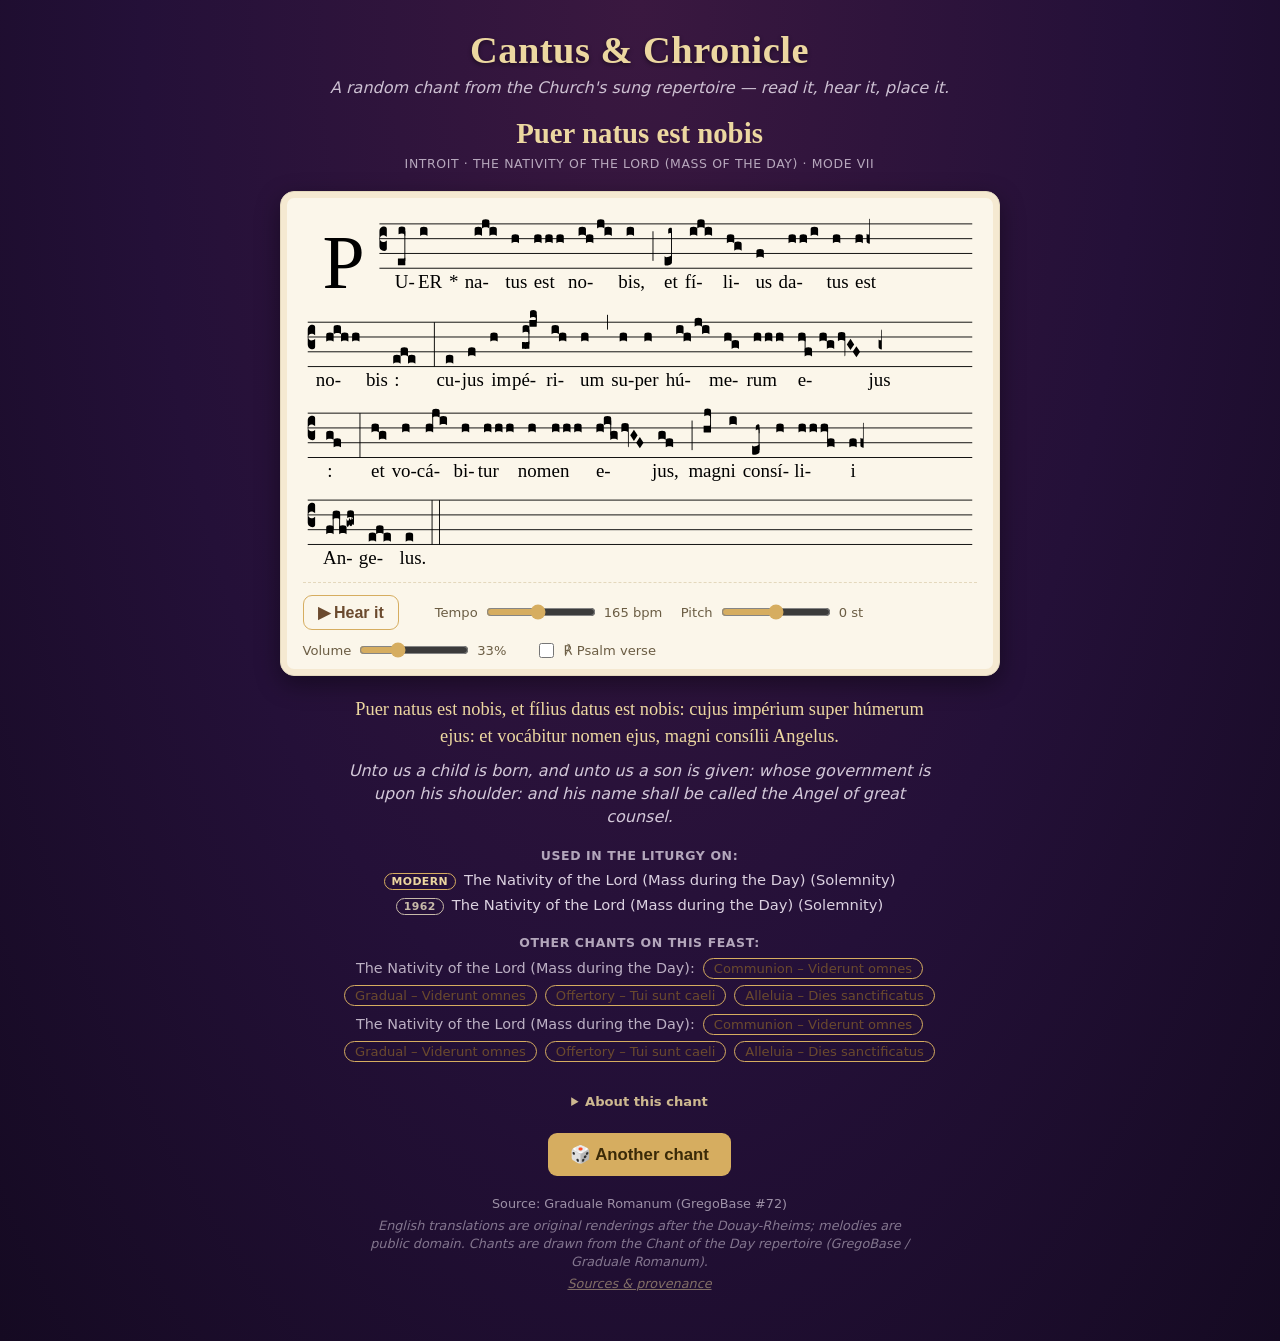
<file: index.html>
<!DOCTYPE html>
<html lang="en">
<head>
  <meta charset="UTF-8" />
  <meta name="viewport" content="width=device-width, initial-scale=1.0" />
  <meta name="description" content="Explore the sung chants of the Mass — a random Gregorian chant in square-note notation with playback, Latin, and English translation." />
  <title>Cantus &amp; Chronicle</title>
  <link rel="stylesheet" href="styles.css?v=2" />
</head>
<body>
  <main class="console">
    <header class="masthead">
      <h1>Cantus &amp; Chronicle</h1>
      <p class="subtitle">A random chant from the Church's sung repertoire &mdash; read it, hear it, place it.</p>
    </header>

    <section class="chant-head">
      <h2 class="chant-title" id="chant-title"></h2>
      <p class="chant-mode" id="chant-mode"></p>
    </section>

    <section class="score-card">
      <div id="score" class="score" aria-label="Square-note notation for the chant"></div>
      <div class="score-tools">
        <button type="button" id="play-btn" class="ghost">&#9654; Hear it</button>
        <span id="play-note" class="play-note"></span>
        <label class="tempo-control" for="tempo-slider">
          Tempo
          <input type="range" id="tempo-slider" min="80" max="260" step="5" aria-label="Playback tempo in beats per minute" />
          <span id="tempo-value"></span>
        </label>
        <label class="tempo-control" for="pitch-slider">
          Pitch
          <input type="range" id="pitch-slider" min="-12" max="12" step="1" aria-label="Playback pitch transposition in semitones" />
          <span id="pitch-value"></span>
        </label>
        <label class="tempo-control" for="volume-slider">
          Volume
          <input type="range" id="volume-slider" min="0" max="100" step="1" aria-label="Playback volume percentage" />
          <span id="volume-value"></span>
        </label>
        <label class="tempo-control verse-toggle-control" for="verse-toggle">
          <input type="checkbox" id="verse-toggle" aria-label="Include the psalm verse and Gloria Patri, sung after the antiphon" />
          &#8479; Psalm verse
        </label>
      </div>
    </section>

    <section class="chant-text" aria-label="The chant text">
      <p class="chant-latin" id="chant-latin"></p>
      <p class="chant-translation" id="chant-translation"></p>
      <div class="verse-block" id="verse-block" hidden>
        <p class="verse-label">&#8479; Psalm verse</p>
        <p class="chant-latin" id="verse-latin"></p>
        <p class="chant-translation" id="verse-translation"></p>
        <p class="verse-label" id="gloria-patri-label" hidden>Gl&oacute;ria Patri</p>
        <p class="chant-latin" id="gloria-patri-latin" hidden></p>
        <p class="chant-translation" id="gloria-patri-translation" hidden></p>
      </div>
    </section>

    <section class="chant-usages" id="chant-usages"></section>

    <section class="chant-related" id="chant-related"></section>

    <section class="chant-commentary" id="chant-commentary-section" hidden>
      <details>
        <summary>About this chant</summary>
        <p class="chant-commentary-text" id="chant-commentary-text"></p>
        <p class="chant-commentary-source" id="chant-commentary-source" hidden></p>
      </details>
    </section>

    <section class="actions">
      <button type="button" id="back-btn" class="ghost" hidden>&#8592; Back</button>
      <button type="button" id="random-btn" class="primary">&#127922; Another chant</button>
    </section>

    <footer class="footnotes">
      <p class="source-note" id="source-note"></p>
      <p class="draft-note">English translations are original renderings after the Douay-Rheims; melodies are public domain. Chants are drawn from the <em>Chant of the Day</em> repertoire (GregoBase / Graduale Romanum).</p>
      <p class="draft-note"><a href="sources.html">Sources &amp; provenance</a></p>
    </footer>
  </main>

  <script src="vendor/exsurge.min.js?v=2"></script>
  <script src="data/introits.js?v=2"></script>
  <script src="data/introits-1962.js?v=2"></script>
  <script src="data/propers.js?v=2"></script>
  <script src="data/propers-1962.js?v=2"></script>
  <script src="data/common-introits.js?v=2"></script>
  <script src="data/common-propers.js?v=2"></script>
  <script src="data/chant-index.js?v=2"></script>
  <script src="chant-render.js?v=2"></script>
  <script src="playback.js?v=2"></script>
  <script src="app.js?v=11"></script>
</body>
</html>
</file>
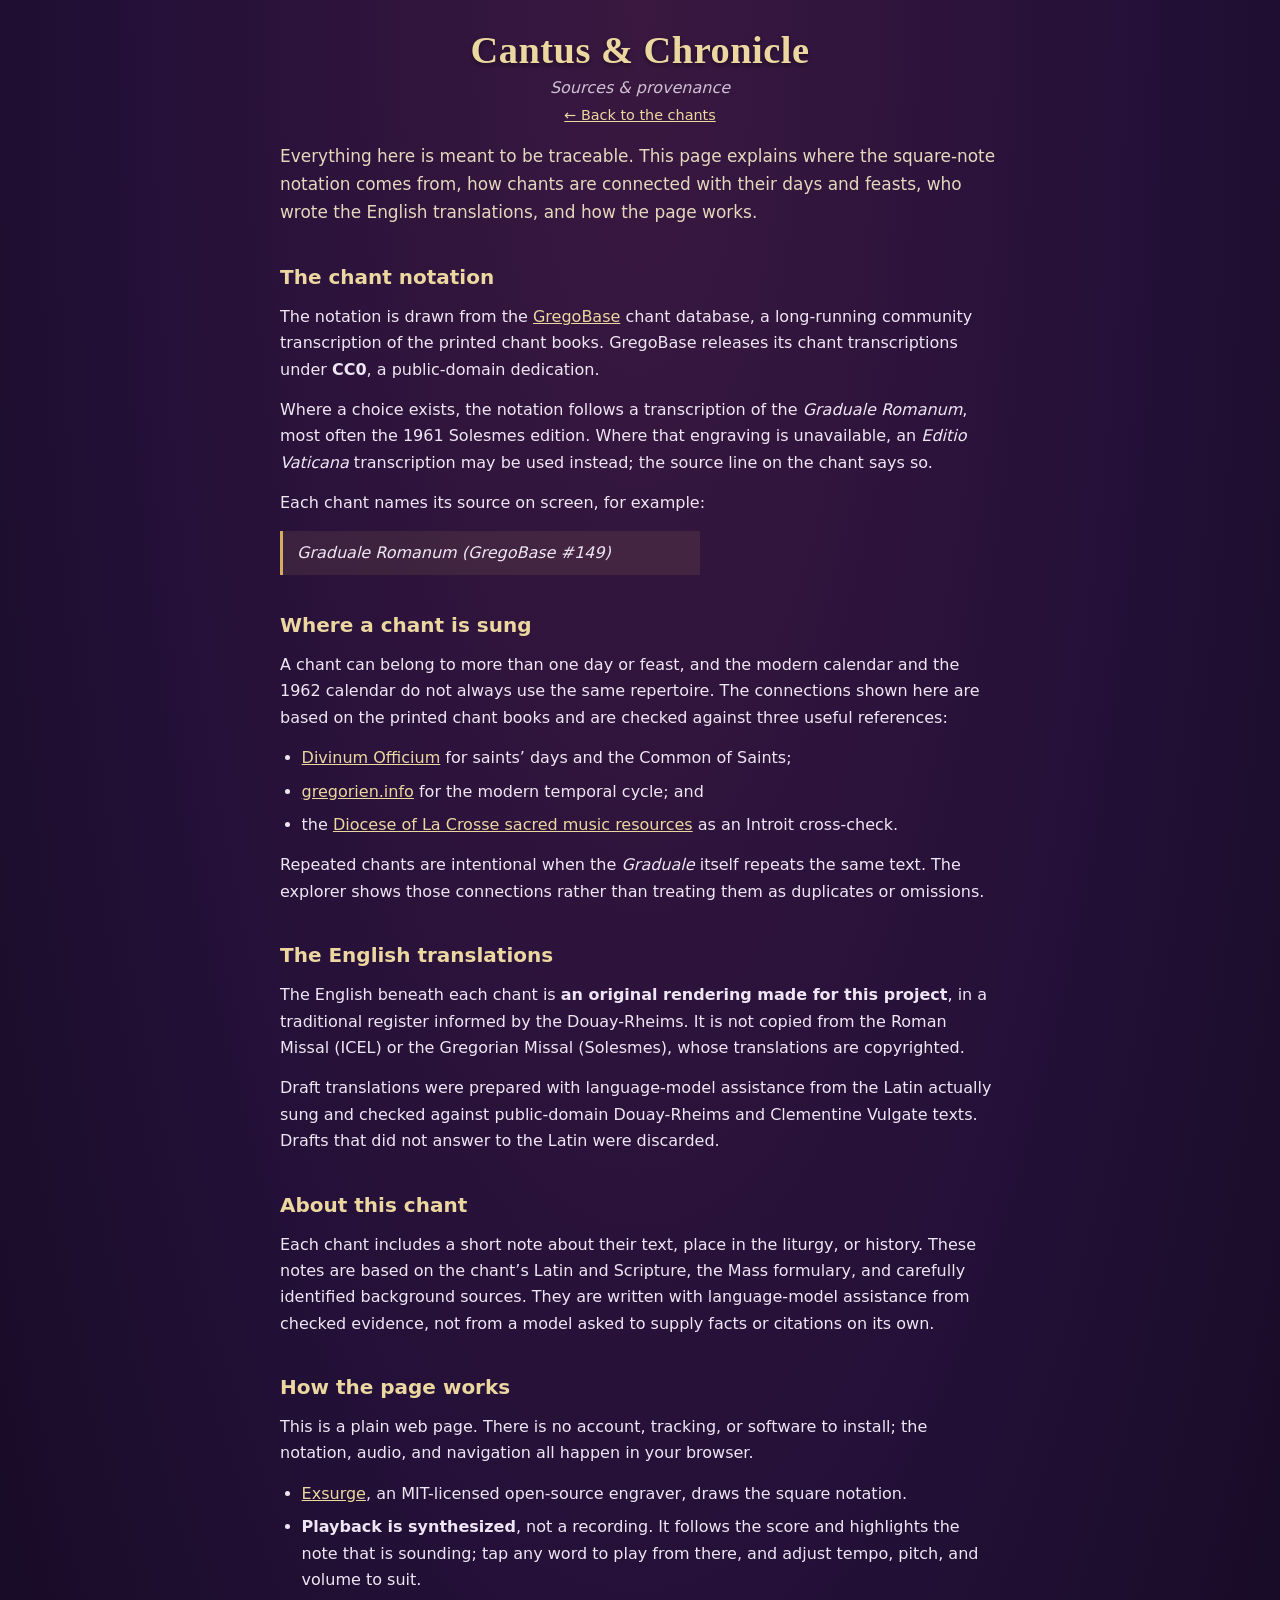
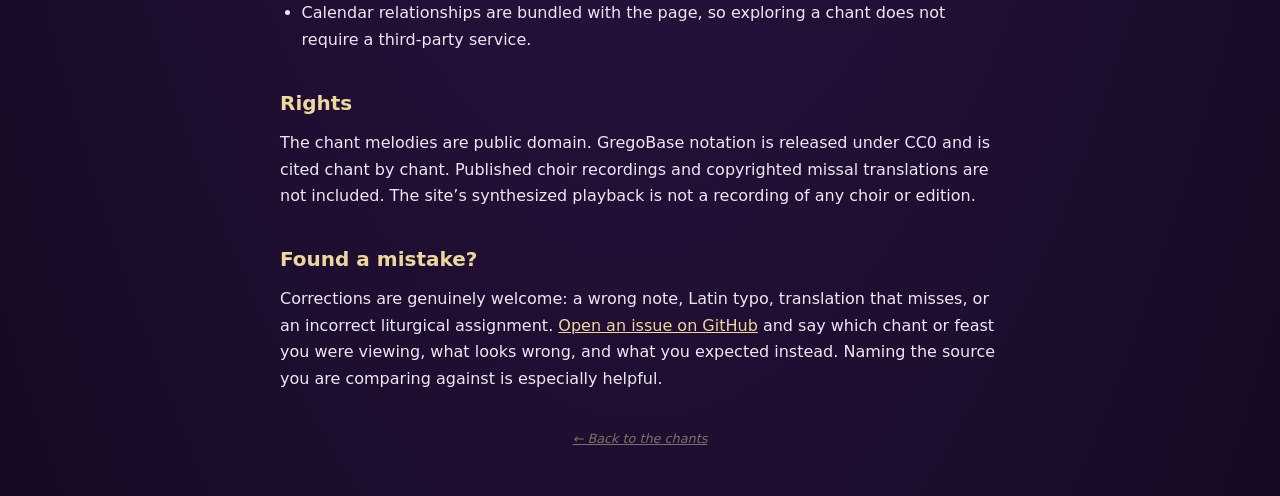
<file: sources.html>
<!DOCTYPE html>
<html lang="en">
<head>
  <meta charset="UTF-8" />
  <meta name="viewport" content="width=device-width, initial-scale=1.0" />
  <meta name="description" content="Where Cantus & Chronicle's chant notation, liturgical assignments, translations, and notes come from." />
  <title>Sources &middot; Cantus &amp; Chronicle</title>
  <link rel="stylesheet" href="styles.css" />
</head>
<body>
  <main class="console">
    <header class="masthead">
      <h1>Cantus &amp; Chronicle</h1>
      <p class="subtitle">Sources &amp; provenance</p>
      <p class="back-link"><a href="index.html">&larr; Back to the chants</a></p>
    </header>

    <article class="prose">
      <p class="prose-lede">
        Everything here is meant to be traceable. This page explains where the
        square-note notation comes from, how chants are connected with their days and
        feasts, who wrote the English translations, and how the page works.
      </p>

      <h2>The chant notation</h2>
      <p>
        The notation is drawn from the <a href="https://gregobase.selapa.net/" target="_blank" rel="noopener">GregoBase</a>
        chant database, a long-running community transcription of the printed chant
        books. GregoBase releases its chant transcriptions under <strong>CC0</strong>,
        a public-domain dedication.
      </p>
      <p>
        Where a choice exists, the notation follows a transcription of the
        <em>Graduale Romanum</em>, most often the 1961 Solesmes edition. Where that
        engraving is unavailable, an <em>Editio Vaticana</em> transcription may be
        used instead; the source line on the chant says so.
      </p>
      <p>Each chant names its source on screen, for example:</p>
      <p class="prose-example">Graduale Romanum (GregoBase #149)</p>

      <h2>Where a chant is sung</h2>
      <p>
        A chant can belong to more than one day or feast, and the modern calendar and
        the 1962 calendar do not always use the same repertoire. The connections shown
        here are based on the printed chant books and are checked against three useful
        references:
      </p>
      <ul>
        <li><a href="https://www.divinumofficium.com/" target="_blank" rel="noopener">Divinum Officium</a> for saints&rsquo; days and the Common of Saints;</li>
        <li><a href="https://gregorien.info/" target="_blank" rel="noopener">gregorien.info</a> for the modern temporal cycle; and</li>
        <li>the <a href="https://diolc.org/sacredworship/sacred-music/" target="_blank" rel="noopener">Diocese of La Crosse sacred music resources</a> as an Introit cross-check.</li>
      </ul>
      <p>
        Repeated chants are intentional when the <em>Graduale</em> itself repeats the
        same text. The explorer shows those connections rather than treating them as
        duplicates or omissions.
      </p>

      <h2>The English translations</h2>
      <p>
        The English beneath each chant is <strong>an original rendering made for this
        project</strong>, in a traditional register informed by the Douay-Rheims. It is
        not copied from the Roman Missal (ICEL) or the Gregorian Missal (Solesmes),
        whose translations are copyrighted.
      </p>
      <p>
        Draft translations were prepared with language-model assistance from the Latin
        actually sung and checked against public-domain Douay-Rheims and Clementine
        Vulgate texts. Drafts that did not answer to the Latin were discarded.
      </p>

      <h2>About this chant</h2>
      <p>
        Each chant includes a short note about their text, place in the
        liturgy, or history. These notes are based on the chant&rsquo;s Latin and Scripture,
        the Mass formulary, and carefully identified background sources. They are
        written with language-model assistance from checked evidence, not from a model
        asked to supply facts or citations on its own.
      </p>

      <h2>How the page works</h2>
      <p>
        This is a plain web page. There is no account, tracking, or software to
        install; the notation, audio, and navigation all happen in your browser.
      </p>
      <ul>
        <li><a href="https://github.com/frmatthew/exsurge" target="_blank" rel="noopener">Exsurge</a>, an MIT-licensed open-source engraver, draws the square notation.</li>
        <li><strong>Playback is synthesized</strong>, not a recording. It follows the score and highlights the note that is sounding; tap any word to play from there, and adjust tempo, pitch, and volume to suit.</li>
        <li>Calendar relationships are bundled with the page, so exploring a chant does not require a third-party service.</li>
      </ul>

      <h2>Rights</h2>
      <p>
        The chant melodies are public domain. GregoBase notation is released under
        CC0 and is cited chant by chant. Published choir recordings and copyrighted
        missal translations are not included. The site&rsquo;s synthesized playback is not
        a recording of any choir or edition.
      </p>

      <h2>Found a mistake?</h2>
      <p>
        Corrections are genuinely welcome: a wrong note, Latin typo, translation that
        misses, or an incorrect liturgical assignment. <a href="https://github.com/financeprofessormckee/Cantus-and-Chronicle/issues" target="_blank" rel="noopener">Open an issue on GitHub</a>
        and say which chant or feast you were viewing, what looks wrong, and what you
        expected instead. Naming the source you are comparing against is especially helpful.
      </p>
    </article>

    <footer class="footnotes">
      <p class="draft-note"><a href="index.html">&larr; Back to the chants</a></p>
    </footer>
  </main>
</body>
</html>
</file>
<file: styles.css>
:root {
  --ground-dark: #150a22;
  --ground: #241038;
  --aubergine: #3a1840;
  --gold: #d6ad60;
  --gold-soft: #ecd7a0;
  --parchment: #fbf6ea;
  --ink: #1c1a17;
  --cream-edge: #e4d8bd;
  --text: #efe6f3;
  /* Follow-along highlight colour (Chant of the Day sets this per season; here it
     is a fixed warm gold since the explorer isn't tied to a liturgical day). */
  --accent: #b3892f;
}

* { box-sizing: border-box; }

html, body { margin: 0; min-height: 100%; }

body {
  font-family: "Segoe UI", system-ui, -apple-system, sans-serif;
  color: var(--text);
  background:
    radial-gradient(ellipse at 50% 0%, var(--aubergine), var(--ground) 55%, var(--ground-dark) 100%);
  display: flex;
  justify-content: center;
  padding: 28px 16px 48px;
}

.console {
  width: 100%;
  max-width: 720px;
  display: flex;
  flex-direction: column;
  align-items: center;
  gap: 20px;
}

/* ---- Masthead ---- */
.masthead { text-align: center; }
.masthead h1 {
  margin: 0;
  font-family: Georgia, "Times New Roman", serif;
  font-size: clamp(1.6rem, 5vw, 2.4rem);
  letter-spacing: 0.5px;
  color: var(--gold-soft);
  text-shadow: 0 2px 4px rgba(0, 0, 0, 0.45);
}
.subtitle { margin: 6px 0 0; opacity: 0.82; font-style: italic; }

/* ---- Chant heading (title + mode) ---- */
.chant-head { text-align: center; }
.chant-title {
  margin: 0;
  font-family: Georgia, "Times New Roman", serif;
  font-size: clamp(1.3rem, 4vw, 1.8rem);
  color: var(--gold-soft);
}
.chant-mode {
  margin: 6px 0 0;
  font-size: 0.78rem;
  text-transform: uppercase;
  letter-spacing: 0.6px;
  opacity: 0.7;
}

/* ---- Score card (cream parchment panel for the notation) ---- */
.score-card {
  width: 100%;
  background: var(--parchment);
  border: 1px solid var(--cream-edge);
  border-radius: 14px;
  box-shadow: 0 8px 24px rgba(0, 0, 0, 0.4), inset 0 0 0 6px rgba(214, 173, 96, 0.18);
  padding: 22px 22px 14px;
}
.score {
  width: 100%;
  min-height: 120px;
  display: flex;
  align-items: center;
  justify-content: center;
  color: var(--ink);
}
/* Exsurge renders dark-ink SVG square notes; keep it fluid on narrow screens. */
.score svg { max-width: 100%; height: auto; }

/* Follow-along highlight: playback.js adds .chant-active to the sounding notation
   group. Tinting the group lights the note and its syllable together. */
.score .ChantNotationElement.chant-active use,
.score .ChantNotationElement.chant-active path,
.score .ChantNotationElement.chant-active rect,
.score .ChantNotationElement.chant-active text {
  fill: var(--accent);
}
.score .ChantNotationElement.chant-active {
  filter: drop-shadow(0 0 2px var(--accent));
}
.score .ChantNotationElement use,
.score .ChantNotationElement text,
.score .ChantNotationElement rect {
  transition: fill 90ms linear, opacity 90ms linear;
}

/* Multi-note neume: dim the whole syllable, then pick out the exact sounding note
   at full strength. playback.js applies this split instead of plain .chant-active
   whenever a neume's glyph count lines up 1:1 with its note count. */
.score .ChantNotationElement.chant-active-syllable use,
.score .ChantNotationElement.chant-active-syllable path,
.score .ChantNotationElement.chant-active-syllable rect,
.score .ChantNotationElement.chant-active-syllable text {
  fill: var(--accent);
  opacity: 0.5;
}
.score .ChantNotationElement.chant-active-syllable use.chant-note-active {
  opacity: 1;
  filter: drop-shadow(0 0 2px var(--accent));
}

/* Click-to-seek: tapping a note/word starts playback there. */
.score .ChantNotationElement.chant-clickable {
  cursor: pointer;
}

.score-tools {
  display: flex;
  align-items: center;
  flex-wrap: wrap;
  gap: 10px 18px;
  margin-top: 8px;
  padding-top: 12px;
  border-top: 1px dashed var(--cream-edge);
}
.play-note { font-size: 0.82rem; color: #6b5d44; }

.tempo-control {
  display: inline-flex;
  align-items: center;
  gap: 6px;
  font-size: 0.82rem;
  color: #6b5d44;
}
.tempo-control input[type="range"] {
  accent-color: var(--gold);
  width: 110px;
}
.tempo-control #tempo-value { min-width: 4.5em; }
.tempo-control #pitch-value { min-width: 3.5em; }
.tempo-control #volume-value { min-width: 3em; }
.verse-toggle-control {
  cursor: pointer;
  gap: 7px;
}
.verse-toggle-control input[type="checkbox"] {
  accent-color: var(--gold);
  width: 15px;
  height: 15px;
}

/* ---- Buttons ---- */
button {
  font-size: 1rem;
  font-weight: 600;
  border: none;
  border-radius: 9px;
  cursor: pointer;
  transition: transform 0.05s ease, filter 0.15s ease, background 0.15s ease;
}
button:active { transform: translateY(1px); }

button.ghost {
  background: transparent;
  color: #6b4a2e;
  border: 1.5px solid var(--gold);
  padding: 7px 14px;
}
button.ghost:hover { background: rgba(214, 173, 96, 0.18); }
button.ghost:disabled { opacity: 0.5; cursor: default; }

button.primary {
  background: var(--gold);
  color: #3a2a08;
  padding: 11px 22px;
  font-size: 1.05rem;
}
button.primary:hover { filter: brightness(1.06); }
button.primary:disabled { opacity: 0.5; cursor: default; }

/* ---- Chant text (Latin + translation) ---- */
.chant-text { width: 100%; text-align: center; max-width: 600px; }
.chant-latin {
  margin: 0;
  font-family: Georgia, "Times New Roman", serif;
  font-size: 1.15rem;
  line-height: 1.5;
  color: var(--gold-soft);
}
.chant-translation { margin: 8px 0 0; font-style: italic; opacity: 0.86; line-height: 1.45; }
.verse-block {
  margin-top: 14px;
  padding-top: 12px;
  border-top: 1px dashed var(--cream-edge);
}
.verse-label {
  margin: 0 0 4px;
  font-size: 0.72rem;
  text-transform: uppercase;
  letter-spacing: 0.6px;
  color: var(--gold-soft);
  opacity: 0.75;
}
.verse-block .chant-translation:last-child { margin-bottom: 0; }
.verse-block #gloria-patri-label { margin-top: 10px; }

/* ---- Usages ("Used in the liturgy on:") ---- */
.chant-usages { width: 100%; max-width: 600px; text-align: center; }
.usages-heading {
  margin: 0 0 8px;
  font-size: 0.78rem;
  font-weight: 700;
  text-transform: uppercase;
  letter-spacing: 0.6px;
  opacity: 0.7;
}
.usages-list {
  list-style: none;
  margin: 0;
  padding: 0;
  display: flex;
  flex-direction: column;
  gap: 6px;
}
.usage-item {
  display: flex;
  align-items: baseline;
  justify-content: center;
  gap: 8px;
  flex-wrap: wrap;
  font-size: 0.92rem;
}
.usage-text { opacity: 0.9; }
.usage-badge {
  flex: none;
  font-size: 0.68rem;
  font-weight: 700;
  text-transform: uppercase;
  letter-spacing: 0.4px;
  padding: 1px 7px;
  border-radius: 999px;
  border: 1px solid var(--gold);
  color: var(--gold-soft);
}
.usage-badge-1962 { border-color: var(--cream-edge); color: var(--cream-edge); opacity: 0.85; }

/* ---- Related chants ("Other chants on this feast:") ---- */
.chant-related { width: 100%; max-width: 600px; text-align: center; }
.related-group {
  display: flex;
  align-items: baseline;
  justify-content: center;
  flex-wrap: wrap;
  gap: 6px 8px;
  margin: 0 0 8px;
  font-size: 0.9rem;
}
.related-feast { opacity: 0.75; }
.related-chip {
  font: inherit;
  font-size: 0.82rem;
  background: transparent;
  color: #6b4a2e;
  border: 1px solid var(--gold);
  border-radius: 999px;
  padding: 2px 10px;
  cursor: pointer;
}
.related-chip:hover { background: rgba(214, 173, 96, 0.18); }
.related-chip:disabled { opacity: 0.4; cursor: default; }

/* ---- Commentary ("About this chant:") ---- */
.chant-commentary { width: 100%; max-width: 600px; text-align: center; }
.chant-commentary summary {
  cursor: pointer;
  font-size: 0.82rem;
  font-weight: 600;
  color: var(--gold-soft);
  opacity: 0.85;
  padding: 4px 0;
}
.chant-commentary summary:hover { opacity: 1; }
.chant-commentary-text { margin: 10px 0 0; font-size: 0.92rem; line-height: 1.5; opacity: 0.9; }
.chant-commentary-source { margin: 8px 0 0; font-size: 0.78rem; font-style: italic; opacity: 0.65; }

/* ---- Actions ---- */
.actions { display: flex; justify-content: center; gap: 10px; }

/* ---- Footnotes ---- */
.footnotes { width: 100%; text-align: center; }
.source-note, .draft-note { margin: 0 0 6px; font-size: 0.8rem; opacity: 0.6; }
.draft-note { font-style: italic; opacity: 0.48; max-width: 560px; margin: 4px auto 0; line-height: 1.4; }

/* ---- Sources page (sources.html) ---- */
.back-link { margin: 10px 0 0; font-size: 0.9rem; }
.prose { width: 100%; max-width: 720px; line-height: 1.65; }
.prose h2 { margin: 34px 0 10px; color: var(--gold-soft); font-size: 1.25rem; }
.prose p { margin: 0 0 14px; }
.prose ul { margin: 0 0 14px; padding-left: 1.35rem; }
.prose li { margin: 0 0 7px; }
.prose a, .draft-note a, .back-link a { color: var(--gold-soft); }
.prose-example { margin: 14px auto; padding: 9px 14px; max-width: 420px; border-left: 3px solid var(--gold); background: rgba(214, 173, 96, 0.1); font-style: italic; }
.prose-lede { font-size: 1.06rem; color: var(--cream-edge); }

@media (max-width: 480px) {
  .console { gap: 16px; }
}
</file>
